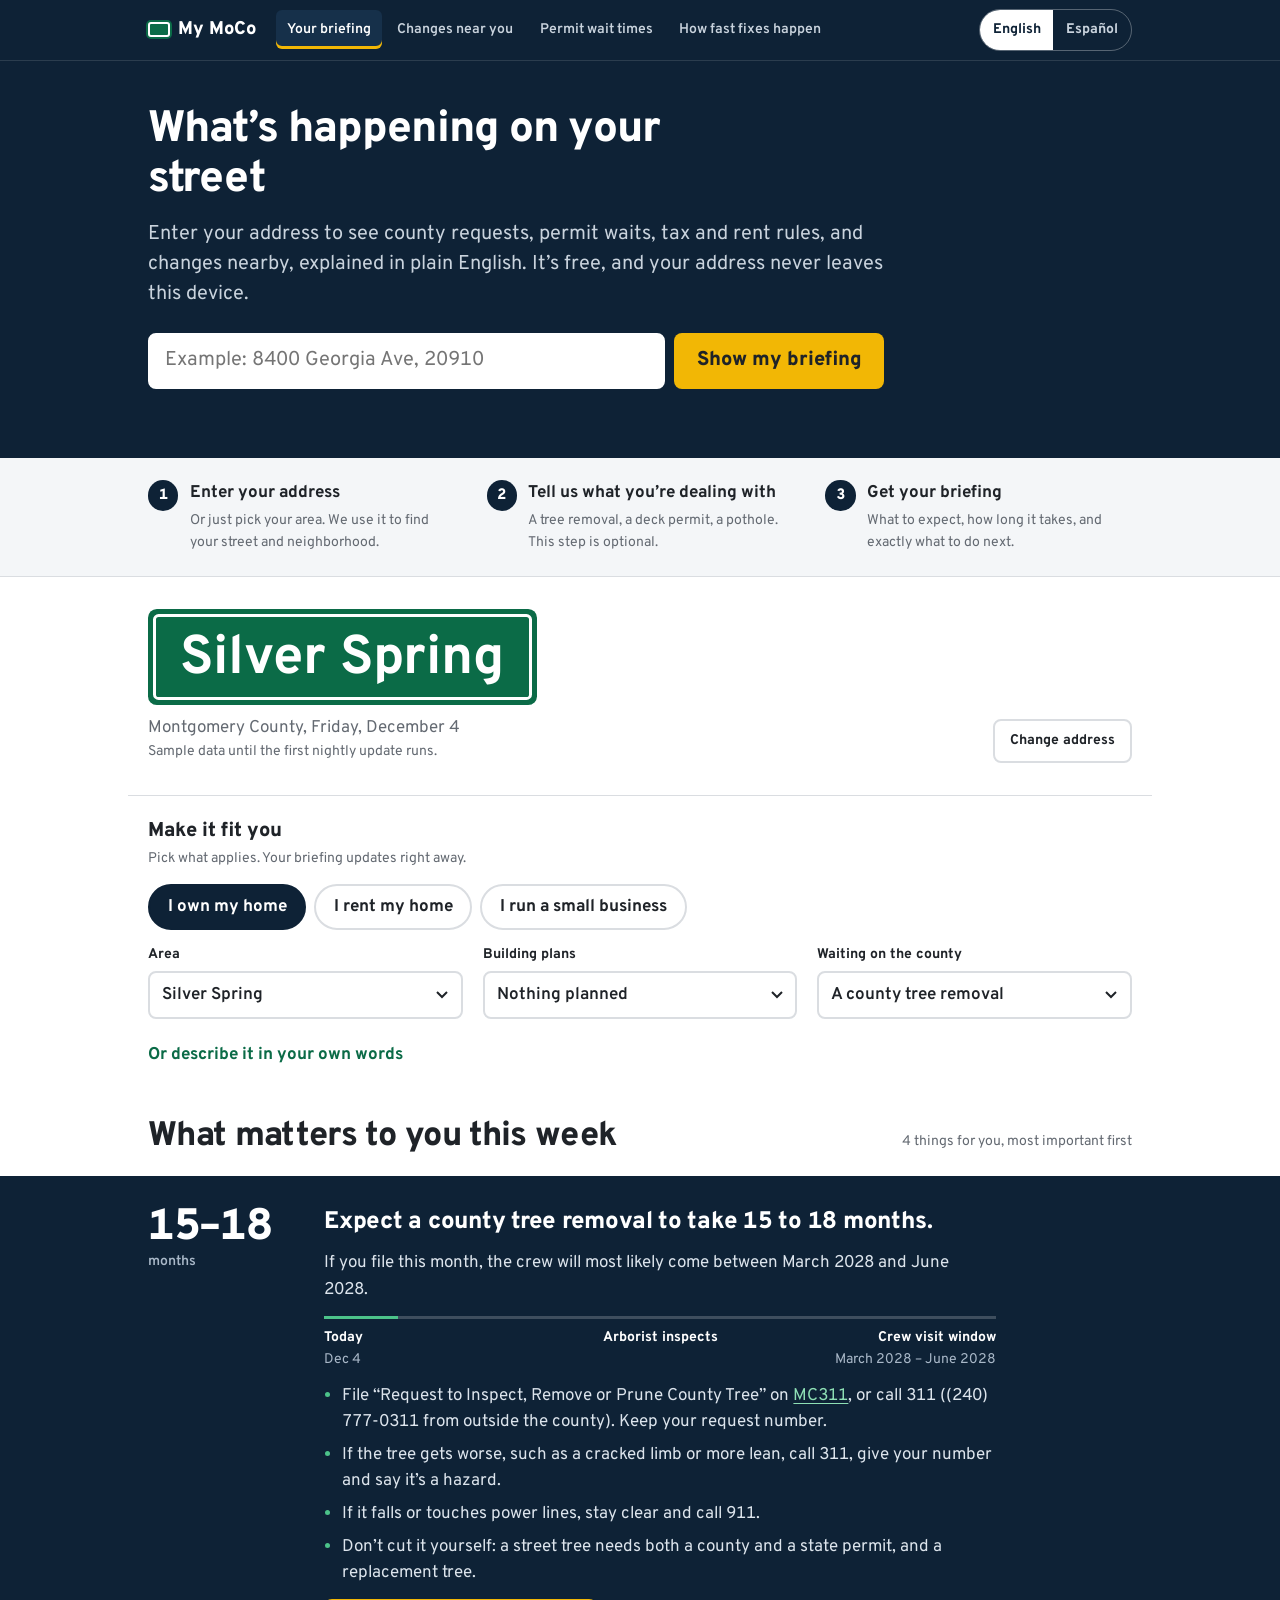
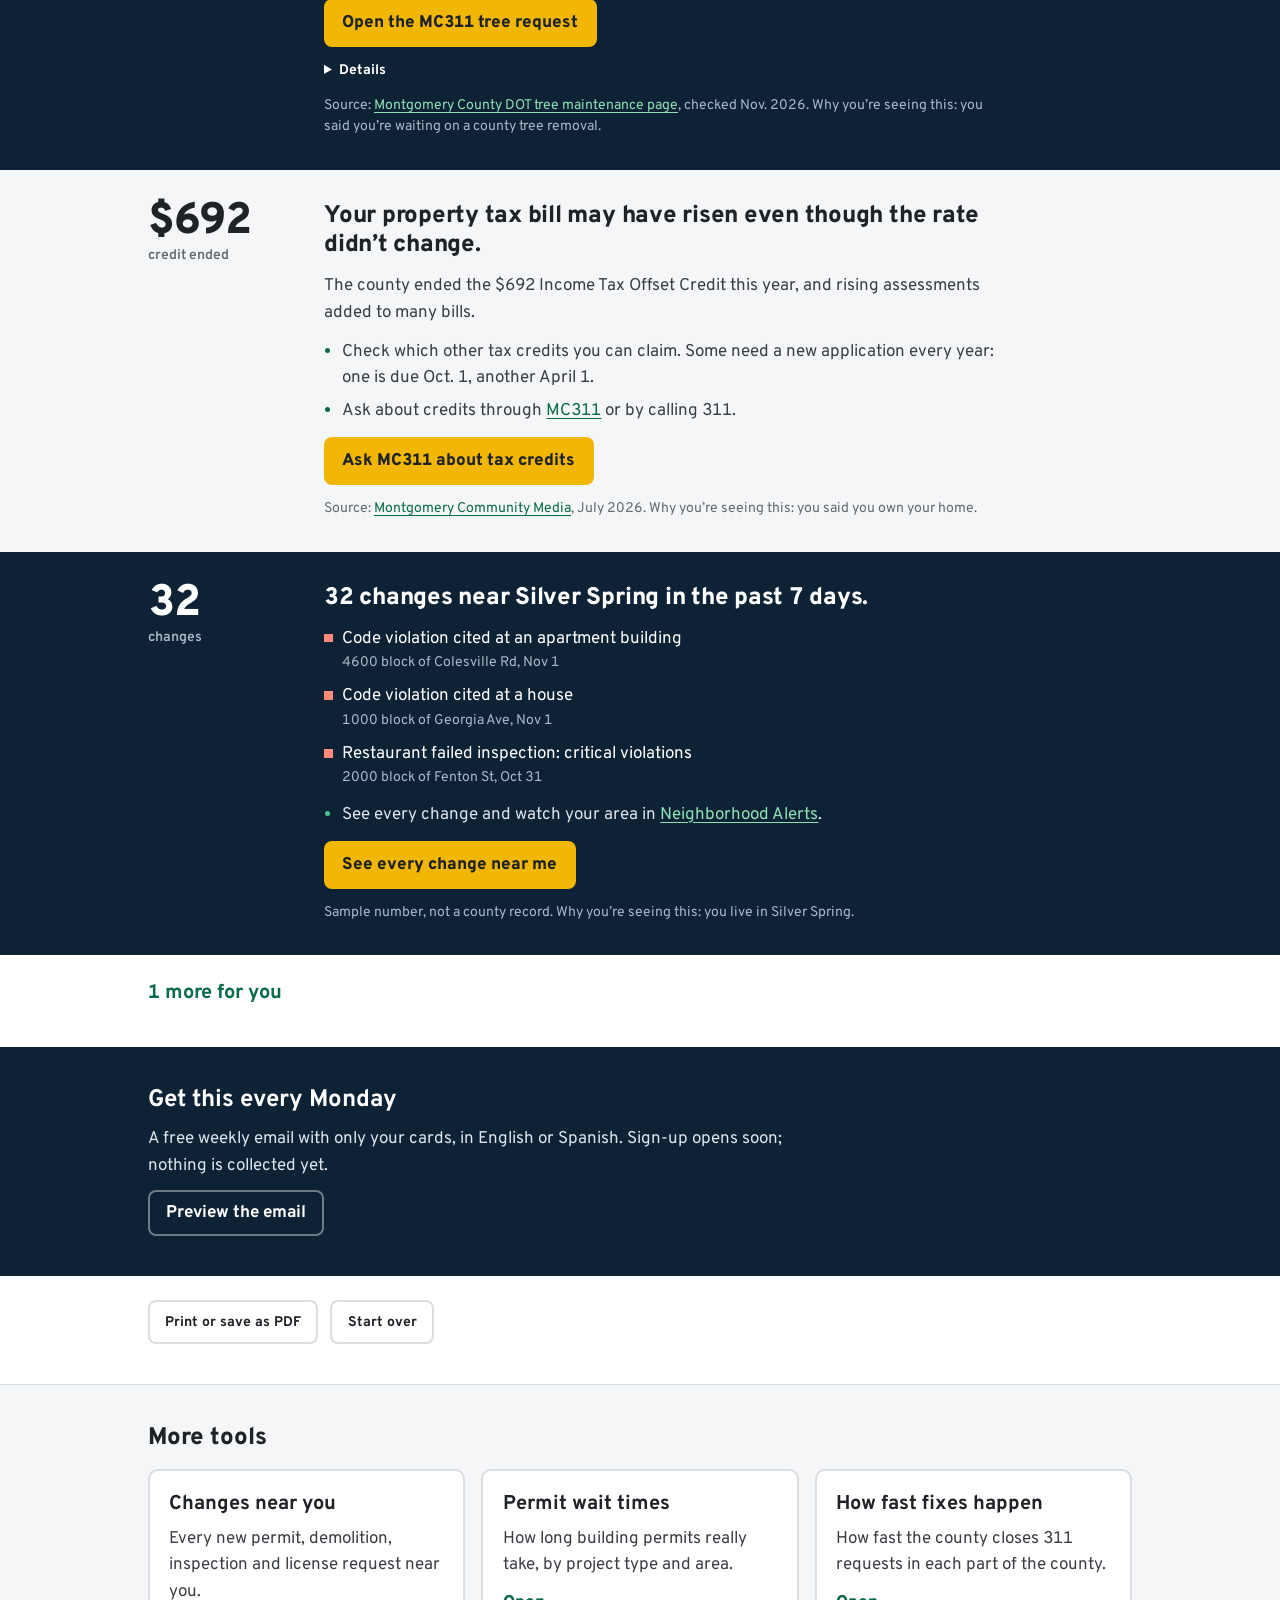
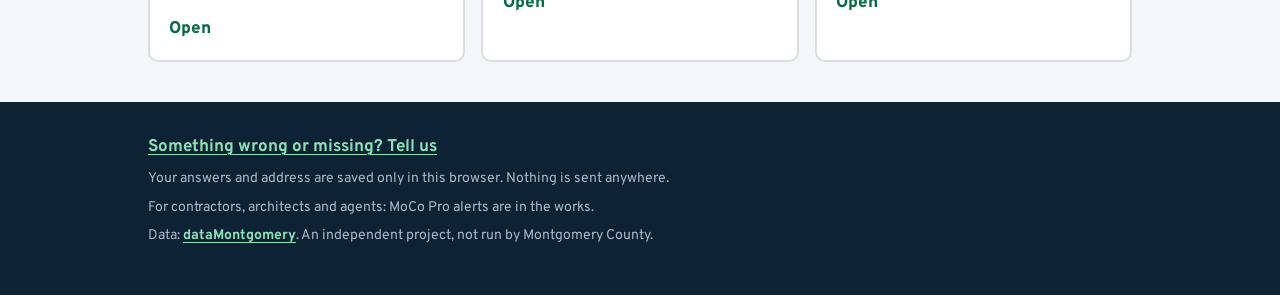
<file: index.html>
<!doctype html>
<html lang="en">
<head>
<meta charset="utf-8">
<meta name="viewport" content="width=device-width, initial-scale=1, viewport-fit=cover">
<title>My MoCo: what’s happening on your street in Montgomery County</title>
<meta name="description" content="Enter your Montgomery County, Maryland address to see county requests, permit waits, tax and rent rules, and changes nearby, explained in plain English.">
<link rel="preconnect" href="https://fonts.googleapis.com">
<link rel="preconnect" href="https://fonts.gstatic.com" crossorigin>
<link href="https://fonts.googleapis.com/css2?family=Overpass:wght@400;600;700;800&display=swap" rel="stylesheet">
<style>  :root {
    --paper: #FFFFFF; --ink: #1F2328; --body: #3B3F45; --muted: #646A72; --rule: #DADDE1; --field: #F4F6F8;
    --navy: #0E2236; --navy-2: #16304A; --sign: #0B6B47; --sign-ink: #FFFFFF; --link: #0B6B47; --stop: #B3121D; --caution: #F2B705; --cta: #F2B705; --cta-ink: #1F2328;
    --f: "Overpass", "Helvetica Neue", Arial, sans-serif;
    --t-sm: 0.875rem; --t-base: 1.0625rem; --t-md: 1.25rem; --t-lg: 1.5rem; --t-xl: 2.125rem; --t-xxl: 2.75rem;
    color-scheme: light; box-sizing: border-box; padding-bottom: env(safe-area-inset-bottom, 0px);
  }
  @media (prefers-color-scheme: dark) { :root:not([data-theme="light"]) {
    --paper: #13161A; --ink: #F1F3F5; --body: #D2D6DB; --muted: #9AA1A9; --rule: #2C3238; --field: #1C2127; --navy: #0B1A2A; --navy-2: #13263A; --link: #66CFA2; --stop: #FF6B6B; color-scheme: dark; } }
  *, *::before, *::after { box-sizing: border-box; }
  [hidden] { display: none !important; }
  html { scroll-padding-top: 4.5rem; overflow-x: clip; }
  body { margin: 0; background: var(--paper); color: var(--body); font-family: var(--f); font-size: var(--t-base); line-height: 1.55; font-feature-settings: "tnum" 1; overflow-x: clip; }
  p, h1, h2, h3, ul, ol { margin: 0; }
  h1, h2, h3 { color: var(--ink); line-height: 1.15; }
  a { color: var(--link); text-underline-offset: 3px; }
  button, select, input, textarea { font: inherit; }
  :focus-visible { outline: 3px solid var(--caution); outline-offset: 2px; }
  .wrap { max-width: 64rem; margin: 0 auto; padding: 0 1.25rem; }
  .sr-only { position: absolute; width: 1px; height: 1px; padding: 0; margin: -1px; overflow: hidden; clip: rect(0 0 0 0); white-space: nowrap; border: 0; }
  .skip { position: absolute; left: 1rem; top: -3rem; background: var(--caution); color: #000; padding: 0.5rem 0.75rem; z-index: 10; font-weight: 700; }
  .skip:focus { top: 0.5rem; }

  /* Top navigation: always visible, says where you are */
  .topnav { position: sticky; top: 0; z-index: 5; background: var(--navy); color: #fff; padding-top: env(safe-area-inset-top, 0px); border-bottom: 1px solid rgba(255,255,255,0.12); }
  .topnav-inner { max-width: 64rem; margin: 0 auto; padding: 0.55rem 1.25rem; display: flex; align-items: center; gap: 0.5rem 1.25rem; flex-wrap: wrap; }
  .brand { color: #fff; font-weight: 800; font-size: 1.15rem; text-decoration: none; display: inline-flex; align-items: center; gap: 0.5rem; }
  .brand-mark { width: 1.35rem; height: 0.95rem; background: var(--sign); border: 2px solid #fff; border-radius: 3px; box-shadow: 0 0 0 2px var(--sign); }
  .tabs { display: flex; gap: 0.25rem; flex-wrap: wrap; flex: 1; }
  .tabs a { color: #C9D3DD; text-decoration: none; font-size: var(--t-sm); font-weight: 600; padding: 0.55rem 0.7rem; border-radius: 6px; }
  .tabs a:hover { background: var(--navy-2); color: #fff; }
  .tabs a[aria-current="page"] { color: #fff; background: var(--navy-2); box-shadow: inset 0 -3px 0 var(--caution); }
  .lang { display: flex; border: 1px solid rgba(255,255,255,0.3); border-radius: 999px; overflow: hidden; }
  .lang button { background: none; border: 0; color: #C9D3DD; font-size: var(--t-sm); font-weight: 700; padding: 0.4rem 0.8rem; min-height: 40px; cursor: pointer; }
  .lang button[aria-pressed="true"] { background: #fff; color: var(--navy); }
  @media (max-width: 760px) { .tabs { order: 3; flex-basis: 100%; overflow-x: auto; flex-wrap: nowrap; } .tabs a { white-space: nowrap; } .lang { margin-left: auto; } }

  /* Hero: what this is, and the one thing to do */
  .hero { background: var(--navy); color: #DCE4EC; padding: 2.75rem 0 2.5rem; }
  .hero h1 { color: #fff; font-size: clamp(2rem, 6vw, var(--t-xxl)); font-weight: 800; letter-spacing: -0.02em; max-width: 22ch; }
  .hero-sub { margin-top: 0.8rem; font-size: var(--t-md); max-width: 46rem; color: #C9D3DD; line-height: 1.5; }
  .addr-form { margin-top: 1.5rem; display: flex; gap: 0.6rem; flex-wrap: wrap; max-width: 46rem; }
  .addr-form input { flex: 1 1 18rem; min-height: 56px; font-size: var(--t-md); color: #1F2328; background: #fff; border: 3px solid #fff; border-radius: 8px; padding: 0.6rem 0.9rem; }
  .addr-form input:focus { border-color: var(--caution); outline: none; }
  .btn-primary { min-height: 56px; padding: 0 1.4rem; background: var(--cta); color: var(--cta-ink); border: 0; border-radius: 8px; font-size: var(--t-md); font-weight: 800; cursor: pointer; }
  .btn-primary:hover { filter: brightness(1.05); }
  .addr-note { margin-top: 0.6rem; font-size: var(--t-sm); color: #C9D3DD; min-height: 1.4em; }
  .addr-status { font-weight: 700; color: #8EE0B5; }
  .addr-status.is-warn { color: #FFB4AA; }
  .draft { margin-top: 0.75rem; font-size: var(--t-sm); color: #fff; background: rgba(255,255,255,0.08); padding: 0.5rem 0.75rem; border-left: 3px solid var(--caution); max-width: 46rem; }

  /* How it works: for first-time visitors only */
  .how { background: var(--field); border-bottom: 1px solid var(--rule); }
  .how-steps { list-style: none; display: grid; grid-template-columns: repeat(auto-fit, minmax(min(100%, 15rem), 1fr)); gap: 1rem 2rem; padding-top: 1.4rem; padding-bottom: 1.4rem; counter-reset: step; }
  .how-steps li { display: grid; gap: 0.2rem; padding-left: 2.6rem; position: relative; counter-increment: step; font-size: var(--t-sm); color: var(--muted); }
  .how-steps li::before { content: counter(step); position: absolute; left: 0; top: 0; width: 1.9rem; height: 1.9rem; border-radius: 50%; background: var(--navy); color: #fff; font-weight: 800; display: grid; place-items: center; font-size: 0.95rem; }
  .how-steps strong { color: var(--ink); font-size: var(--t-base); }

  /* Briefing top: the street sign */
  main { padding-top: 2rem; }
  main:focus { outline: none; }
  .brief-top { display: flex; justify-content: space-between; align-items: flex-end; gap: 1rem; flex-wrap: wrap; }
  .sign { display: inline-flex; max-width: 100%; background: var(--sign); color: var(--sign-ink); border-radius: 0.55rem; padding: 5px; }
  .sign-inner { display: flex; border: 3px solid var(--sign-ink); border-radius: 0.35rem; min-width: 0; }
  .sign-name { font-weight: 700; font-size: clamp(1.9rem, 7vw, 3.4rem); line-height: 1; padding: 0.3em 0.45em 0.18em; white-space: nowrap; overflow: hidden; text-overflow: ellipsis; min-width: 0; }
  .sign-num { font-weight: 700; font-size: clamp(0.95rem, 2.6vw, 1.3rem); line-height: 1; padding: 0.45em 0.55em; border-left: 3px solid var(--sign-ink); display: flex; align-items: flex-end; }
  .place { margin-top: 0.6rem; color: var(--muted); }
  .updated { font-size: var(--t-sm); color: var(--muted); }
  .updated.is-stale { color: var(--stop); font-weight: 700; }
  .btn-ghost { background: none; border: 2px solid var(--rule); color: var(--ink); border-radius: 8px; padding: 0.5rem 0.95rem; min-height: 44px; font-weight: 700; font-size: var(--t-sm); cursor: pointer; }
  .btn-ghost:hover { border-color: var(--ink); }
  .btn-secondary { background: var(--navy); color: #fff; border: 0; border-radius: 8px; padding: 0.6rem 1.1rem; min-height: 48px; font-weight: 700; cursor: pointer; }

  /* Make it fit you: buttons and boxed fields that look clickable */
  .tailor { margin-top: 2rem; padding-top: 1.5rem; padding-bottom: 1.5rem; border-top: 1px solid var(--rule); display: grid; gap: 0.9rem; }
  .tailor h2 { font-size: var(--t-md); font-weight: 800; }
  .hint { font-size: var(--t-sm); color: var(--muted); margin-top: -0.6rem; }
  .choices { display: flex; flex-wrap: wrap; gap: 0.5rem; }
  .choice { background: #fff; color: var(--ink); border: 2px solid var(--rule); border-radius: 999px; padding: 0.5rem 1.1rem; min-height: 44px; font-weight: 700; cursor: pointer; }
  .choice:hover { border-color: var(--navy); }
  .choice[aria-pressed="true"] { background: var(--navy); border-color: var(--navy); color: #fff; }
  .fields { display: grid; gap: 0.9rem 1.25rem; grid-template-columns: repeat(auto-fit, minmax(min(100%, 14rem), 1fr)); }
  .field { display: grid; gap: 0.3rem; font-size: var(--t-sm); font-weight: 700; color: var(--ink); }
  .field select { width: 100%; min-height: 48px; font-size: var(--t-base); font-weight: 600; color: var(--ink); background-color: #fff; border: 2px solid var(--rule); border-radius: 8px; padding: 0.5rem 2.2rem 0.5rem 0.75rem; appearance: none; -webkit-appearance: none; cursor: pointer; text-overflow: ellipsis;
    background-image: url("data:image/svg+xml,%3Csvg xmlns='http://www.w3.org/2000/svg' width='12' height='8' viewBox='0 0 12 8'%3E%3Cpath d='M1 1l5 5 5-5' fill='none' stroke='%231F2328' stroke-width='2'/%3E%3C/svg%3E"); background-repeat: no-repeat; background-position: right 0.8rem center; }
  .field select:hover { border-color: var(--navy); }
  .ask > summary { cursor: pointer; color: var(--link); font-weight: 700; min-height: 44px; display: flex; align-items: center; }
  .ask-inner { display: grid; gap: 0.75rem; max-width: 42rem; padding-top: 0.25rem; }
  .ask textarea { width: 100%; min-height: 6rem; font-size: var(--t-base); color: var(--ink); background: #fff; border: 2px solid var(--rule); border-radius: 8px; padding: 0.7rem 0.8rem; resize: vertical; }
  .ask-row { display: flex; flex-wrap: wrap; gap: 0.75rem; align-items: center; }
  .ask-status, .privacy { font-size: var(--t-sm); color: var(--muted); }
  .understood { display: flex; flex-wrap: wrap; gap: 0.35rem 0.6rem; font-size: var(--t-sm); color: var(--muted); }
  .chip { color: var(--ink); border-bottom: 2px solid var(--caution); }

  /* The briefing: alternating bands, figure in the margin, one action per item */
  .brief-head { display: flex; justify-content: space-between; align-items: baseline; flex-wrap: wrap; gap: 0.5rem 1rem; padding-top: 1rem; padding-bottom: 1.25rem; }
  .brief-head h2 { font-size: var(--t-xl); font-weight: 800; letter-spacing: -0.02em; }
  .brief-head h2:focus { outline: none; }
  .brief-sum { color: var(--muted); font-size: var(--t-sm); }
  .cards { display: grid; }
  .item { display: grid; grid-template-columns: 9rem minmax(0, 1fr); gap: 0 2rem; padding: 2rem max(1.25rem, calc(50vw - 30.75rem)); }
  .cards > .item:nth-child(odd) { background: var(--navy); --ink: #FFFFFF; --body: #DCE4EC; --muted: #A9B8C8; --rule: rgba(255,255,255,0.2); --field: rgba(255,255,255,0.08); --link: #8EE0B5; --stop: #FF8A7A; --sign: #4CC38A; color: var(--body); }
  .cards > .item:nth-child(even) { background: var(--field); }
  .fig { display: grid; align-content: start; gap: 0.2rem; }
  .fig-num { font-size: var(--t-xxl); font-weight: 800; line-height: 0.95; letter-spacing: -0.03em; color: var(--ink); }
  .fig-unit { font-size: var(--t-sm); font-weight: 600; color: var(--muted); line-height: 1.3; }
  .item-body { display: grid; gap: 0.8rem; max-width: 42rem; min-width: 0; justify-items: start; }
  .answer { font-size: var(--t-lg); font-weight: 800; line-height: 1.22; letter-spacing: -0.01em; }
  .answer .num { color: inherit; }
  .todo { padding-left: 1.15rem; display: grid; gap: 0.4rem; }
  .todo li::marker { color: var(--sign); }
  .btn-cta { display: inline-flex; align-items: center; min-height: 48px; padding: 0.55rem 1.15rem; background: var(--cta); color: var(--cta-ink); border-radius: 8px; font-weight: 800; text-decoration: none; }
  .btn-cta:hover { filter: brightness(1.05); }
  .item details { font-size: var(--t-sm); color: var(--muted); }
  details > summary { cursor: pointer; font-weight: 700; color: var(--ink); }
  .item details p { margin-top: 0.4rem; }
  .meta { font-size: var(--t-sm); color: var(--muted); }
  .timeline { list-style: none; padding: 0; display: grid; grid-template-columns: repeat(3, minmax(0, 1fr)); border-top: 3px solid var(--rule); font-size: var(--t-sm); width: 100%; }
  .timeline li { padding-top: 0.5rem; position: relative; display: grid; }
  .timeline li:nth-child(2) { text-align: center; } .timeline li:last-child { text-align: right; }
  .timeline li.is-now::before { content: ""; position: absolute; top: -3px; left: 0; width: 33%; height: 3px; background: var(--sign); }
  .tl-dot { display: none; }
  .timeline strong { color: var(--ink); } .timeline small { color: var(--muted); font-size: var(--t-sm); }
  .range, .compare { display: grid; gap: 0.4rem; width: 100%; max-width: 30rem; }
  .range-track { position: relative; height: 0.5rem; background: var(--rule); }
  .range-span { position: absolute; top: 0; bottom: 0; background: var(--sign); opacity: 0.45; }
  .range-dot { position: absolute; top: 50%; width: 0.9rem; height: 0.9rem; background: var(--sign); transform: translate(-50%, -50%) rotate(45deg); }
  .range-labels { display: flex; justify-content: space-between; gap: 0.5rem; font-size: var(--t-sm); color: var(--muted); }
  .compare-row { display: grid; grid-template-columns: minmax(5.5rem, 8rem) 1fr auto; align-items: center; gap: 0.75rem; font-size: var(--t-sm); }
  .compare-bar { height: 0.55rem; background: var(--sign); }
  .compare-row.is-county .compare-bar { background: var(--muted); opacity: 0.5; }
  .compare-row span:last-child { font-weight: 700; color: var(--ink); }
  .items { list-style: none; padding: 0; display: grid; gap: 0.6rem; }
  .items li { padding-left: 1.1rem; position: relative; color: var(--ink); }
  .items li::before { content: ""; position: absolute; left: 0; top: 0.5rem; width: 0.55rem; height: 0.55rem; background: var(--muted); }
  .items li.is-bad::before { background: var(--stop); }
  .items small { display: block; color: var(--muted); font-size: var(--t-sm); }
  .verdicts { list-style: none; padding: 0; display: grid; gap: 0.7rem; }
  .verdicts li { display: grid; grid-template-columns: 8rem 1fr; gap: 0.75rem; }
  .verdict { font-size: var(--t-sm); font-weight: 800; } .verdict.is-yes { color: var(--stop); } .verdict.is-no { color: var(--link); }
  .verdicts strong { display: block; color: var(--ink); } .verdicts small { display: block; color: var(--muted); font-size: var(--t-sm); }
  .more-box { padding: 1rem 0; }
  .more-box > summary { color: var(--link); min-height: 44px; display: flex; align-items: center; font-size: var(--t-md); }
  #email-card { background: var(--navy); color: #DCE4EC; padding: 2.5rem max(1.25rem, calc(50vw - 30.75rem)); display: grid; gap: 0.7rem; margin-top: 1rem; }
  #email-card > * { max-width: 42rem; }
  #email-card h2 { color: #fff; font-size: var(--t-lg); }
  #email-card .link-btn { justify-self: start; background: none; border: 2px solid rgba(255,255,255,0.4); color: #fff; border-radius: 8px; padding: 0.5rem 1rem; min-height: 44px; font-weight: 700; cursor: pointer; }
  .email-preview { border-left: 3px solid #4CC38A; padding-left: 1rem; display: grid; gap: 0.4rem; }
  .email-subject { font-weight: 800; color: #fff; } .email-lines { padding-left: 1.1rem; display: grid; gap: 0.3rem; }
  .tools-row { display: flex; gap: 0.75rem; flex-wrap: wrap; padding-top: 1.5rem; padding-bottom: 2.5rem; }

  /* More tools */
  .tools { background: var(--field); border-top: 1px solid var(--rule); padding: 2.5rem 0; }
  .tools h2 { font-size: var(--t-lg); font-weight: 800; margin-bottom: 1rem; }
  .tool-grid { display: grid; gap: 1rem; grid-template-columns: repeat(auto-fit, minmax(min(100%, 17rem), 1fr)); }
  .tool { display: grid; gap: 0.4rem; align-content: start; background: #fff; border: 2px solid var(--rule); border-radius: 10px; padding: 1.1rem 1.2rem; text-decoration: none; color: var(--body); }
  .tool:hover { border-color: var(--navy); }
  .tool strong { color: var(--ink); font-size: var(--t-md); }
  .tool em { font-style: normal; font-weight: 800; color: var(--link); margin-top: 0.3rem; }
  @media (prefers-color-scheme: dark) { .tool, .choice, .field select, .ask textarea { background-color: var(--field); } }
  .footer { background: var(--navy); color: #A9B8C8; font-size: var(--t-sm); padding: 2rem 0 3rem; }
  .footer .wrap { display: grid; gap: 0.45rem; }
  .footer a { color: #8EE0B5; font-weight: 700; }
  .footer p:first-child a { font-size: var(--t-base); }

  @media (max-width: 719px) {
    .item { grid-template-columns: minmax(0, 1fr); gap: 0.6rem; padding-top: 1.6rem; padding-bottom: 1.6rem; }
    .fig { display: flex; align-items: baseline; gap: 0.5rem; } .fig-num { font-size: var(--t-xl); }
    .verdicts li { grid-template-columns: 1fr; gap: 0.1rem; }
    .btn-primary { flex: 1 1 100%; }
  }
  @media print { .topnav, .hero, .how, .tailor, .tools-row, #email-card, .tools, .footer { display: none !important; } .item { break-inside: avoid; } }
</style>
</head>
<body>
<a class="skip" href="#briefing">Skip to your briefing</a>
<nav class="topnav" aria-label="My MoCo">
  <div class="topnav-inner">
    <a class="brand" href="index.html"><span class="brand-mark" aria-hidden="true"></span>My MoCo</a>
    <div class="tabs">
      <a href="index.html" aria-current="page" data-i18n="nav_brief">Your briefing</a>
      <a href="alerts.html" data-i18n="nav_alerts">Changes near you</a>
      <a href="permit-clock.html" data-i18n="nav_permits">Permit wait times</a>
      <a href="fairness-check.html" data-i18n="nav_fix">How fast fixes happen</a>
    </div>
    <div class="lang" role="group" aria-label="Language / Idioma">
      <button type="button" data-lang="en" lang="en">English</button>
      <button type="button" data-lang="es" lang="es">Español</button>
    </div>
  </div>
</nav>

<header class="hero">
  <div class="wrap">
    <h1 data-i18n="hero_title">What’s happening on your street</h1>
    <p class="hero-sub" data-i18n="hero_sub">Enter your address to see county requests, permit waits, tax and rent rules, and changes nearby, explained in plain English. It’s free, and your address never leaves this device.</p>
    <form class="addr-form" id="addr-form" role="search">
      <label class="sr-only" for="q-address" data-i18n="f_address">Your address</label>
      <input id="q-address" type="text" autocomplete="street-address" spellcheck="false" placeholder="Example: 8400 Georgia Ave, 20910">
      <button class="btn-primary" type="submit" data-i18n="addr_go">Show my briefing</button>
    </form>
    <p class="addr-note"><span class="addr-status" id="addr-status" role="status"></span></p>
    <p class="draft" id="draft" lang="es" hidden>Traducción preliminar: todavía no la ha revisado un hablante nativo.</p>
  </div>
</header>

<section class="how" id="how" aria-label="How it works">
  <ol class="wrap how-steps">
    <li><strong data-i18n="how1_t">Enter your address</strong><span data-i18n="how1_d">Or just pick your area. We use it to find your street and neighborhood.</span></li>
    <li><strong data-i18n="how2_t">Tell us what you’re dealing with</strong><span data-i18n="how2_d">A tree removal, a deck permit, a pothole. This step is optional.</span></li>
    <li><strong data-i18n="how3_t">Get your briefing</strong><span data-i18n="how3_d">What to expect, how long it takes, and exactly what to do next.</span></li>
  </ol>
</section>

<main id="briefing" tabindex="-1">
  <div class="wrap brief-top">
    <div>
      <h2 class="sign-wrap"><span class="sign"><span class="sign-inner"><span class="sign-name" id="sign-name">Montgomery County</span><span class="sign-num" id="sign-num" hidden></span></span></span></h2>
      <p class="place" id="place"></p>
      <p class="updated" id="updated"></p>
    </div>
    <button class="btn-ghost" id="top-link" type="button" data-i18n="top_link">Change address</button>
  </div>

  <section class="wrap tailor" id="situation" aria-labelledby="sit-title">
    <h2 id="sit-title" data-i18n="tailor_title">Make it fit you</h2>
    <p class="hint" data-i18n="tailor_hint">Pick what applies. Your briefing updates right away.</p>
    <div class="choices" id="role-btns" role="group" aria-label="Who you are"></div>
    <select id="q-role" class="sr-only" tabindex="-1" aria-hidden="true"></select>
    <div class="fields">
      <label class="field"><span data-i18n="f_area">Area</span><select id="q-area"></select></label>
      <label class="field"><span data-i18n="f_project">Building plans</span><select id="q-project"></select></label>
      <label class="field"><span data-i18n="f_wait">Waiting on the county</span><select id="q-wait"></select></label>
    </div>
    <details class="ask">
      <summary data-i18n="ask_summary">Or describe it in your own words</summary>
      <div class="ask-inner">
        <label id="ask-label" for="ask-text" class="sr-only" data-i18n="ask_label">Describe your situation</label>
        <textarea id="ask-text" rows="4"></textarea>
        <div class="ask-row">
          <button class="btn-secondary" id="ask-go" type="button" data-i18n="ask_go">Show what applies to me</button>
          <button class="btn-ghost" id="ask-clear" type="button" data-i18n="ask_clear" hidden>Clear</button>
        </div>
        <span class="ask-status" id="ask-status" role="status"></span>
        <div class="understood" id="understood" hidden></div>
        <p class="privacy" data-i18n="privacy"></p>
      </div>
    </details>
  </section>

  <div class="wrap brief-head"><h2 id="brief-title" tabindex="-1" data-i18n="week_title">What matters to you this week</h2><span class="brief-sum" id="brief-sum"></span></div>
  <div class="cards" id="cards"></div>
  <div class="wrap"><details class="more-box" id="more-box" hidden><summary id="more-sum"></summary><div class="cards" id="more-cards"></div></details></div>
  <section id="email-card" aria-live="polite"></section>
  <div class="wrap tools-row"><button class="btn-ghost" id="print" type="button" data-i18n="print">Print or save as PDF</button><button class="btn-ghost" id="reset" type="button" data-i18n="reset">Start over</button></div>
</main>
<p class="sr-only" id="live" role="status" aria-live="polite"></p>

<section class="tools" aria-labelledby="tools-title">
  <div class="wrap">
    <h2 id="tools-title" data-i18n="tools_title">More tools</h2>
    <div class="tool-grid">
      <a class="tool" href="alerts.html"><strong data-i18n="nav_alerts">Changes near you</strong><span data-i18n="tool_alerts_d">Every new permit, demolition, inspection and license request near you.</span><em data-i18n="tool_open">Open</em></a>
      <a class="tool" href="permit-clock.html"><strong data-i18n="nav_permits">Permit wait times</strong><span data-i18n="tool_permits_d">How long building permits really take, by project type and area.</span><em data-i18n="tool_open">Open</em></a>
      <a class="tool" href="fairness-check.html"><strong data-i18n="nav_fix">How fast fixes happen</strong><span data-i18n="tool_fix_d">How fast the county closes 311 requests in each part of the county.</span><em data-i18n="tool_open">Open</em></a>
    </div>
  </div>
</section>

<footer class="footer">
  <div class="wrap">
    <p><a href="https://github.com/jparkelee/mymoco/issues/new" target="_blank" rel="noopener" data-i18n="feedback_link">Something wrong or missing? Tell us</a></p>
    <p data-i18n="saved_note">Your answers are saved only in this browser.</p>
    <p data-i18n="pro_line"></p>
    <p>Data: <a href="https://data.montgomerycountymd.gov" target="_blank" rel="noopener">dataMontgomery</a>. An independent project, not run by Montgomery County.</p>
  </div>
</footer>
<script>
  fetch('mymoco_data.json', { cache: 'no-store' })
    .then((r) => { if (!r.ok) throw new Error(r.status); return r.json(); })
    .then((d) => { window.DATA = d; const s = document.createElement('script'); s.src = 'app.js'; document.body.appendChild(s); })
    .catch(() => { document.getElementById('cards').innerHTML = '<p class="wrap" style="padding:1.5rem 1.25rem;color:#B3121D;font-weight:700">Today’s data didn’t load. Refresh the page, or try again in a few minutes.</p>'; });
</script>
</body>
</html>
</file>
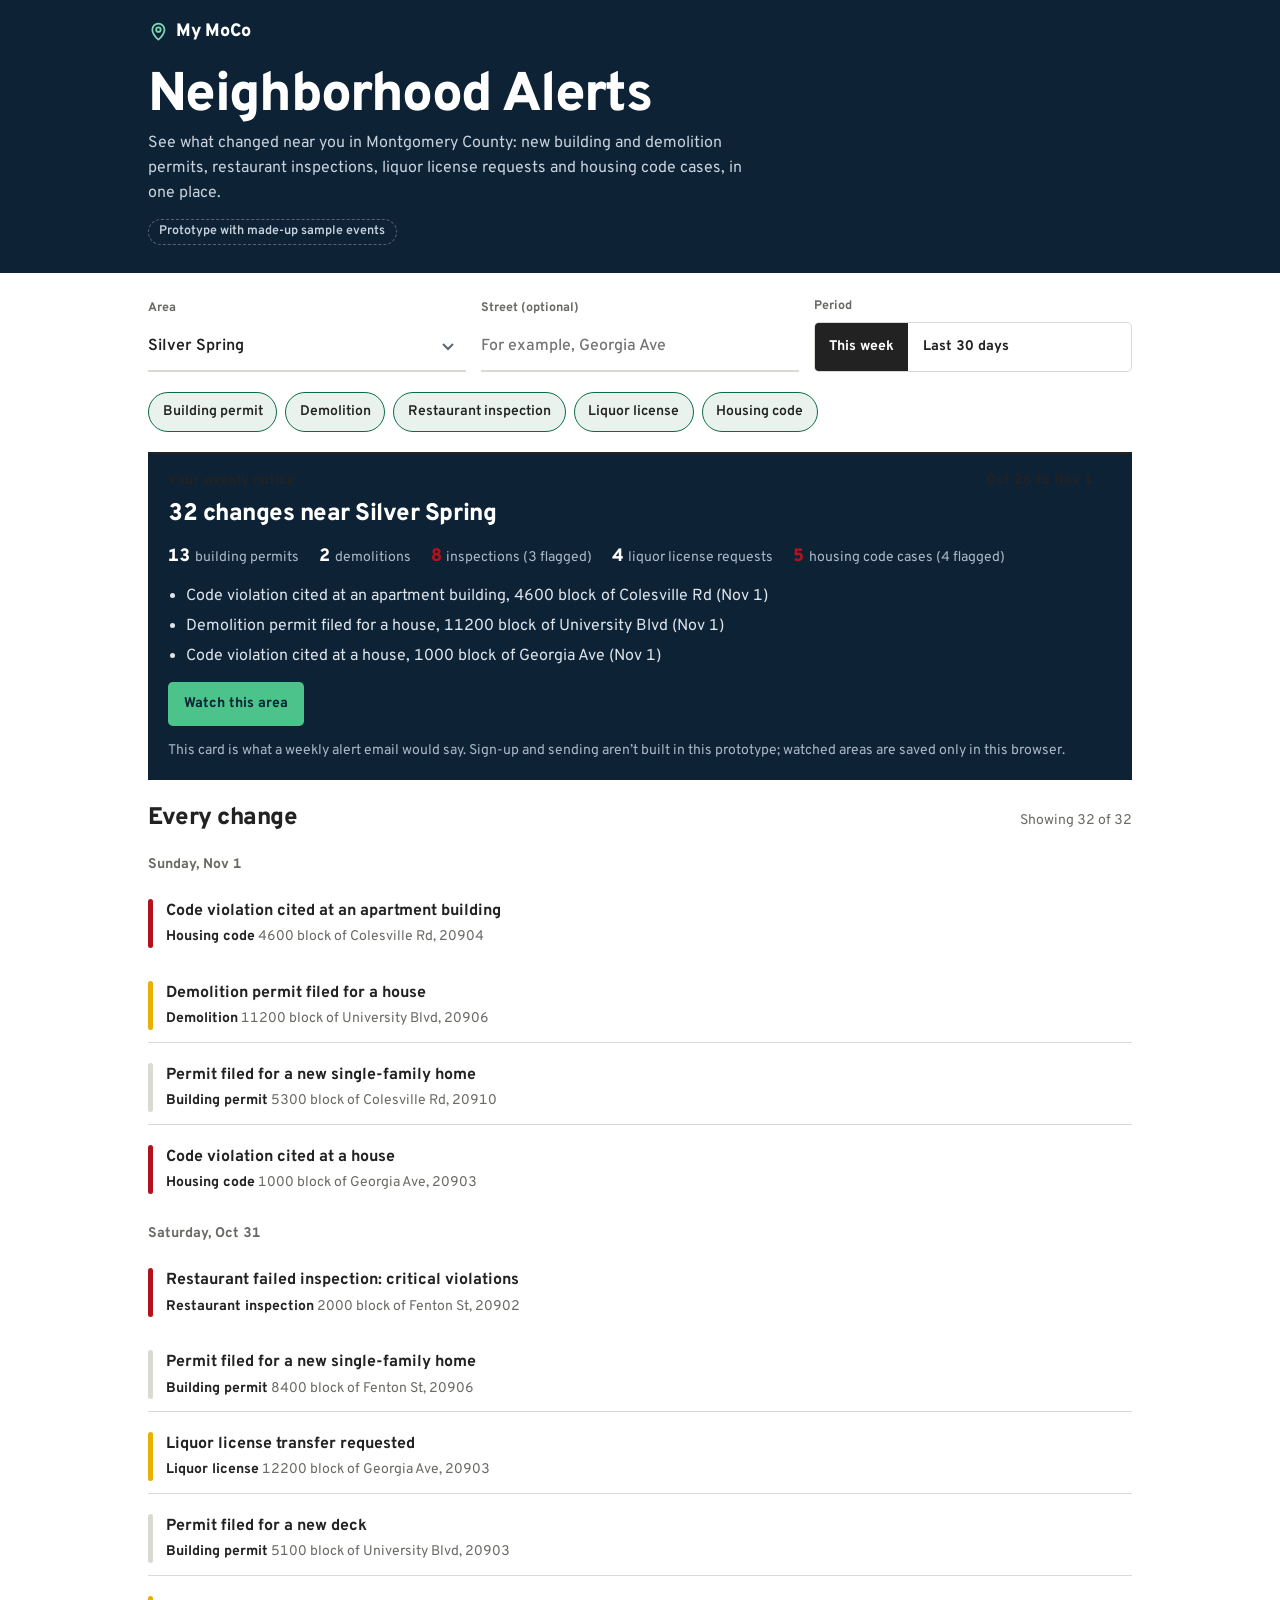
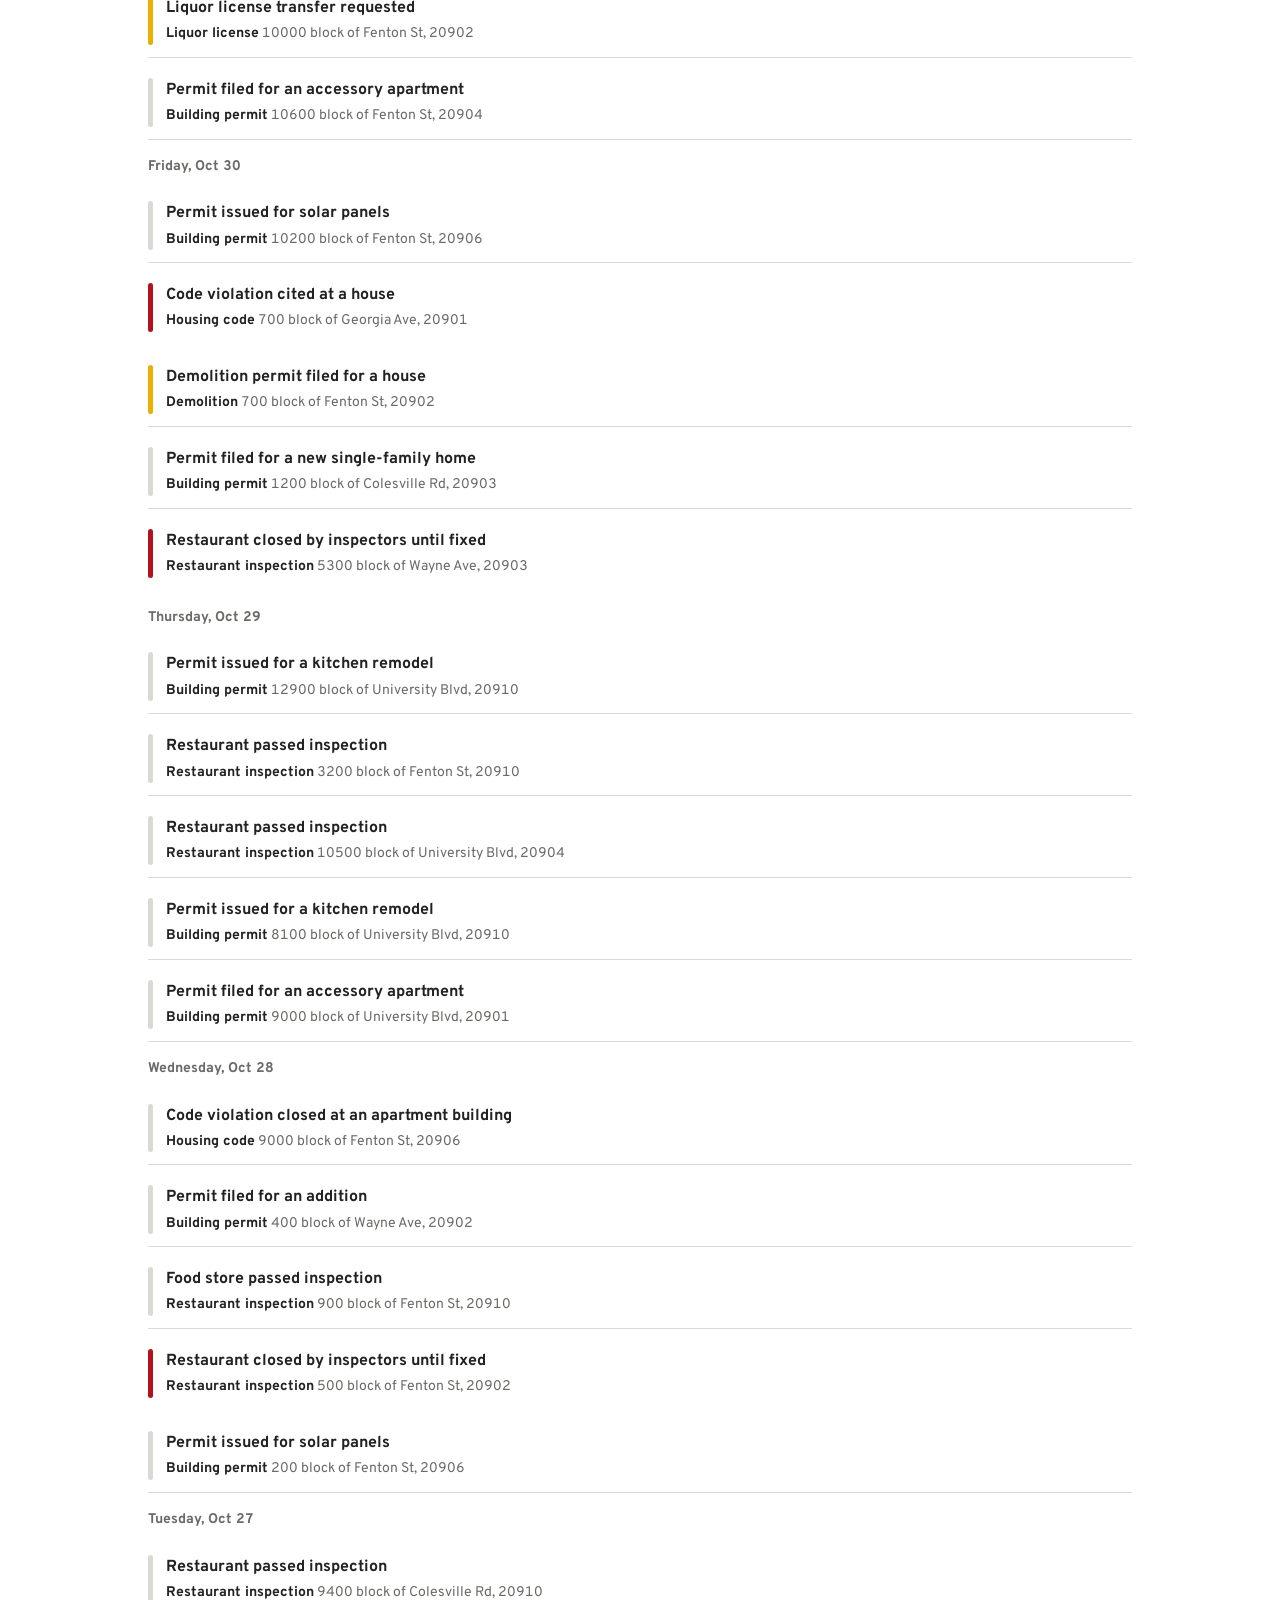
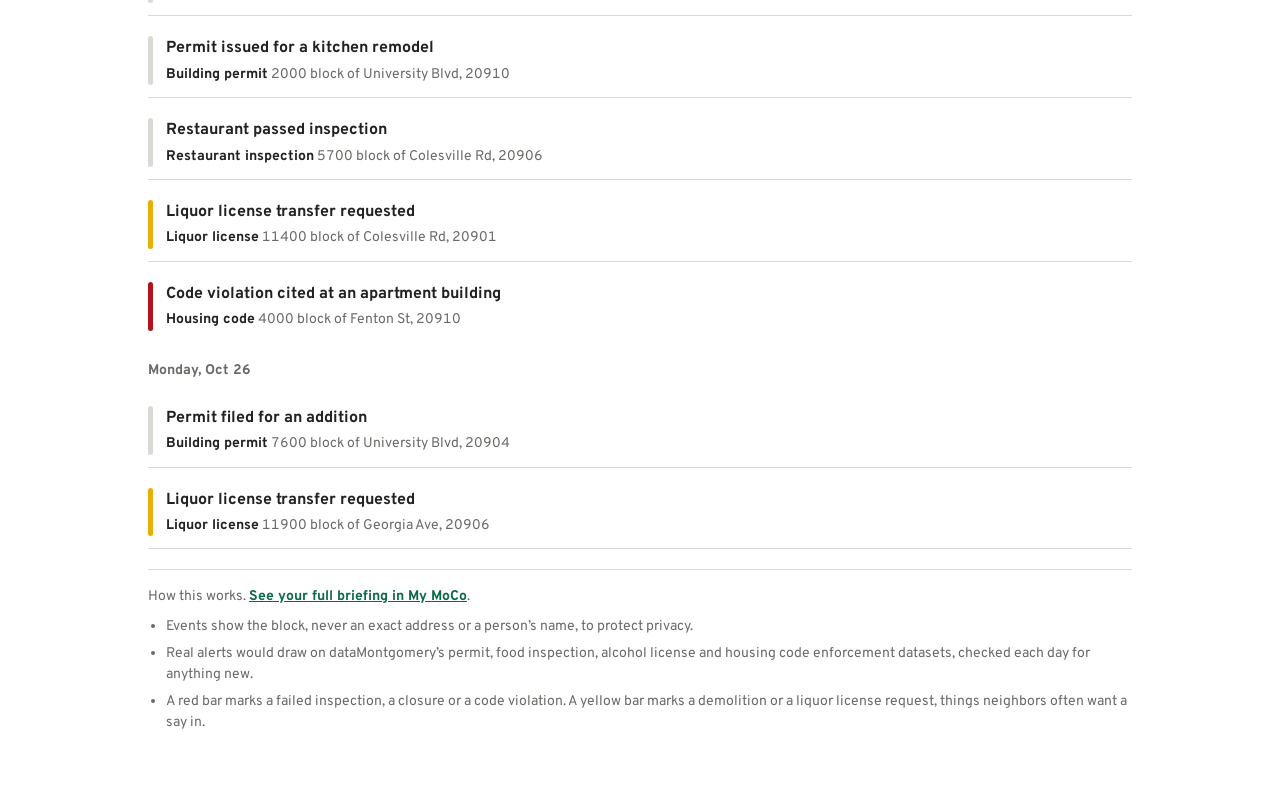
<file: alerts.html>
<!doctype html>
<html lang="en">
<head>
<meta charset="utf-8">
<meta name="viewport" content="width=device-width, initial-scale=1, viewport-fit=cover">
<title>Neighborhood Alerts · Montgomery County</title>
<link rel="preconnect" href="https://fonts.googleapis.com">
<link rel="preconnect" href="https://fonts.gstatic.com" crossorigin>
<link href="https://fonts.googleapis.com/css2?family=Overpass:wght@400;600;700;800&display=swap" rel="stylesheet">
<style>
  :root {
    --bg: #F3F5F7; --panel: #FFFFFF; --ink: #0E2236; --muted: #586675; --line: #DCE3E9; --track: #E7ECF0;
    --accent: #0F766E; --accent-soft: #E1F1EE; --bad: #B42318; --bad-soft: #FDECEA;
    --k: #C0410C; --ks: #FCEAE0; --notice: #985A00; --notice-soft: #FBF0DC;
    --mast: #0E2236; --mast-ink: #F4F7FA; --mast-muted: #A9B8C8;
    --sans: "Public Sans", system-ui, -apple-system, "Segoe UI", Roboto, sans-serif;
    --fs-xs: 0.78rem; --fs-sm: 0.875rem; --fs-md: 1rem; --fs-lg: 1.125rem; --fs-xl: clamp(1.25rem, 3vw, 1.5rem); --fs-hero: clamp(2.2rem, 7vw, 3.4rem);
    --radius: 0.9rem; --radius-sm: 0.6rem;
    color-scheme: light; box-sizing: border-box; padding-top: env(safe-area-inset-top, 0px); padding-bottom: env(safe-area-inset-bottom, 0px);
  }
  @media (prefers-color-scheme: dark) { :root:not([data-theme="light"]) {
    --bg: #0B131C; --panel: #131D29; --ink: #E7EDF3; --muted: #9AA8B6; --line: #253344; --track: #223040;
    --accent: #5EC9B8; --accent-soft: #12302C; --bad: #FF8A7A; --bad-soft: #3A1D1D; --k: #FF9C6B; --ks: #3A2013; --notice: #F1B35B; --notice-soft: #33260F;
    --mast: #070E16; --mast-ink: #EEF3F8; --mast-muted: #93A4B6; color-scheme: dark; } }
  :root[data-theme="dark"] {
    --bg: #0B131C; --panel: #131D29; --ink: #E7EDF3; --muted: #9AA8B6; --line: #253344; --track: #223040;
    --accent: #5EC9B8; --accent-soft: #12302C; --bad: #FF8A7A; --bad-soft: #3A1D1D; --k: #FF9C6B; --ks: #3A2013; --notice: #F1B35B; --notice-soft: #33260F;
    --mast: #070E16; --mast-ink: #EEF3F8; --mast-muted: #93A4B6; color-scheme: dark; }
  *, *::before, *::after { box-sizing: border-box; }
  [hidden] { display: none !important; }
  html { scroll-padding-top: env(safe-area-inset-top, 0px); }
  body { margin: 0; background: var(--bg); color: var(--ink); font-family: var(--sans); font-size: var(--fs-md); line-height: 1.55; }
  p, h1, h2, h3, ul { margin: 0; }
  button, select, input { font: inherit; }
  :focus-visible { outline: 3px solid var(--accent); outline-offset: 3px; border-radius: 6px; }
  .masthead { background-color: var(--mast); color: var(--mast-ink);
    background-image: linear-gradient(rgba(255,255,255,0.045) 1px, transparent 1px), linear-gradient(90deg, rgba(255,255,255,0.045) 1px, transparent 1px), linear-gradient(28deg, transparent 49.6%, rgba(255,255,255,0.07) 49.8%, rgba(255,255,255,0.07) 50.2%, transparent 50.4%);
    background-size: 46px 46px, 46px 46px, 520px 520px; }
  .mast-inner { max-width: 64rem; margin: 0 auto; padding: 1.1rem 1.25rem 1.8rem; display: grid; gap: 0.4rem; }
  .brand { display: inline-flex; align-items: center; gap: 0.45rem; font-weight: 800; font-size: var(--fs-lg); letter-spacing: -0.01em; margin-bottom: 1.1rem; }
  .brand svg { width: 1.3rem; height: 1.3rem; fill: none; stroke: #5EC9B8; stroke-width: 2; stroke-linecap: round; stroke-linejoin: round; }
  .masthead h1 { font-size: var(--fs-hero); font-weight: 800; letter-spacing: -0.03em; line-height: 1.02; }
  .lede { color: var(--mast-muted); max-width: 60ch; }
  .sample { display: inline-flex; align-items: center; gap: 0.5rem; margin-top: 0.4rem; font-size: var(--fs-xs); font-weight: 600; color: var(--mast-muted); border: 1px dashed rgba(255,255,255,0.3); border-radius: 999px; padding: 0.15rem 0.65rem; justify-self: start; }
  .wrap { max-width: 64rem; margin: 0 auto; padding: 1.5rem 1.25rem 4rem; display: grid; gap: 1.25rem; }
  .controls { display: grid; gap: 0.9rem; grid-template-columns: repeat(auto-fit, minmax(min(100%, 14rem), 1fr)); align-items: end; background: var(--panel); border: 1px solid var(--line); border-radius: var(--radius); padding: 1.1rem; }
  label.field, .field { display: grid; gap: 0.3rem; font-size: var(--fs-xs); font-weight: 700; color: var(--muted); }
  select, input[type="search"] { font-size: var(--fs-md); font-weight: 600; color: var(--ink); background: var(--bg); border: 1px solid var(--line); border-radius: var(--radius-sm); padding: 0.55rem 0.75rem; min-height: 48px; width: 100%; }
  select { appearance: none; -webkit-appearance: none; padding-right: 2.2rem; cursor: pointer; background-image: url("data:image/svg+xml,%3Csvg xmlns='http://www.w3.org/2000/svg' width='12' height='8' viewBox='0 0 12 8'%3E%3Cpath d='M1 1l5 5 5-5' fill='none' stroke='%23586675' stroke-width='2'/%3E%3C/svg%3E"); background-repeat: no-repeat; background-position: right 0.8rem center; }
  select:hover, input[type="search"]:hover { border-color: var(--accent); }
  input[type="search"] { font-weight: 500; }
  .seg { display: inline-flex; border: 1px solid var(--line); border-radius: var(--radius-sm); overflow: hidden; background: var(--bg); }
  .seg button { font-size: var(--fs-sm); font-weight: 700; border: 0; background: transparent; color: var(--ink); padding: 0.55rem 0.9rem; min-height: 48px; cursor: pointer; }
  .seg button[aria-pressed="true"] { background: var(--ink); color: var(--panel); }
  .types { display: flex; flex-wrap: wrap; gap: 0.5rem; }
  .types button { font-size: var(--fs-sm); font-weight: 600; border: 1px solid var(--line); background: var(--panel); color: var(--muted); border-radius: 999px; padding: 0.35rem 0.85rem; min-height: 40px; cursor: pointer; }
  .types button[aria-pressed="true"] { background: var(--ks); color: var(--ink); border-color: var(--k); }
  .notice { position: relative; background: var(--panel); border: 1px solid var(--line); border-radius: var(--radius); overflow: hidden; }
  .notice::before { content: ""; position: absolute; inset: 0 0 auto 0; height: 4px; background: var(--k); }
  .notice-band { display: flex; justify-content: space-between; gap: 1rem; flex-wrap: wrap; padding: 1rem 1.2rem 0; font-size: var(--fs-sm); font-weight: 700; color: var(--k); }
  .notice-body { padding: 0.5rem 1.2rem 1.2rem; display: grid; gap: 0.85rem; }
  .notice-head { font-size: var(--fs-xl); font-weight: 800; line-height: 1.25; letter-spacing: -0.02em; }
  .counts { display: flex; flex-wrap: wrap; gap: 0.5rem 1.25rem; padding: 0; list-style: none; }
  .counts li { font-size: var(--fs-sm); color: var(--muted); }
  .counts strong { color: var(--ink); font-size: var(--fs-lg); font-weight: 800; margin-right: 0.3rem; font-variant-numeric: tabular-nums; }
  .counts .is-bad strong { color: var(--bad); }
  .highlights { padding-left: 1.1rem; display: grid; gap: 0.3rem; }
  .watch-row { display: flex; flex-wrap: wrap; align-items: center; gap: 0.75rem; }
  .btn { font-size: var(--fs-sm); font-weight: 700; border: 0; background: var(--accent); color: var(--panel); border-radius: var(--radius-sm); padding: 0.6rem 1rem; min-height: 44px; cursor: pointer; }
  .btn[aria-pressed="true"] { background: var(--accent-soft); color: var(--ink); box-shadow: inset 0 0 0 1.5px var(--accent); }
  .watching, .preview-note { font-size: var(--fs-sm); color: var(--muted); }
  .feed-head { display: flex; justify-content: space-between; align-items: baseline; gap: 1rem; flex-wrap: wrap; }
  .feed-head h2 { font-size: var(--fs-xl); font-weight: 800; letter-spacing: -0.02em; }
  .feed-count { color: var(--muted); font-size: var(--fs-sm); }
  .day { display: grid; gap: 0.5rem; }
  .day h3 { margin: 1rem 0 0.25rem; font-size: var(--fs-sm); font-weight: 700; color: var(--muted); }
  .item { display: grid; grid-template-columns: 0.3rem 1fr; gap: 0.85rem; background: var(--panel); border: 1px solid var(--line); border-radius: var(--radius-sm); padding: 0.75rem 0.9rem 0.75rem 0.75rem; }
  .item .bar { border-radius: 999px; background: var(--line); }
  .item.is-bad { background: var(--bad-soft); border-color: transparent; }
  .item.is-bad .bar { background: var(--bad); }
  .item.is-notice .bar { background: var(--notice); }
  .item-title { font-weight: 700; }
  .item-meta { margin-top: 0.15rem; color: var(--muted); font-size: var(--fs-sm); }
  .item-type { font-weight: 700; color: var(--ink); }
  .empty { padding: 1.5rem; border: 1px dashed var(--line); border-radius: var(--radius-sm); color: var(--muted); }
  .more { justify-self: start; }
  .method { font-size: var(--fs-sm); color: var(--muted); border-top: 1px solid var(--line); padding-top: 1rem; }
  .method ul { margin-top: 0.5rem; padding-left: 1.1rem; display: grid; gap: 0.3rem; }
  .method a { color: var(--accent); font-weight: 700; }
  @media (prefers-reduced-motion: no-preference) {
    .notice.flash { animation: flash 600ms ease-out; }
    @keyframes flash { from { box-shadow: 0 0 0 6px var(--ks); } to { box-shadow: 0 0 0 0 transparent; } }
  }

  /* Match My MoCo: road-sign type, sign colors, no boxes */
  :root { --sans: "Overpass", "Helvetica Neue", Arial, sans-serif; --bg: #FFFFFF; --panel: #FFFFFF; --ink: #222222; --muted: #6A6A66; --line: #DADAD5;
    --accent: #0B6B47; --accent-soft: #E9F2ED; --k: #0B6B47; --ks: #E9F2ED; --notice: #E8B000; --bad: #B3121D; --bad-soft: #FBEDEE; --radius: 0.3rem; --radius-sm: 0.3rem; }
  @media (prefers-color-scheme: dark) { :root:not([data-theme="light"]) { --bg: #151715; --panel: #151715; --ink: #F1F1EE; --muted: #9D9D97; --line: #31352F; --accent: #66CFA2; --accent-soft: #1E2A23; --k: #66CFA2; --ks: #1E2A23; --bad: #FF6B6B; --bad-soft: #2A1A1A; } }
  body { font-feature-settings: "tnum" 1; }
  .masthead { background: #0E2236; color: #FFFFFF; } .masthead h1 { color: #FFFFFF; }
  .brand svg { stroke: #7FD8B0; } .lede { color: #C7D2DD; } .sample { color: #C7D2DD; border-color: rgba(255,255,255,0.3); }
  .notice { background: #0E2236; color: #DCE4EC; border-top: 0; padding: 0 1.25rem; } .notice-band, .notice-head, .counts strong { color: #FFFFFF; } .counts li, .preview-note, .watching { color: #A9B8C8; } .notice .btn { background: #4CC38A; color: #0E2236; }
  .controls { border: 0; padding: 0; background: none; }
  select, input[type="search"] { background-color: transparent; border: 0; border-bottom: 2px solid var(--line); border-radius: 0; padding-left: 0; }
  .notice { border: 0; border-top: 2px solid var(--ink); border-radius: 0; }
  .notice::before { display: none; }
  .notice-band { color: var(--ink); padding-left: 0; } .notice-body { padding-left: 0; padding-right: 0; }
  .item { border: 0; border-bottom: 1px solid var(--line); border-radius: 0; padding-left: 0; }
  .item.is-bad { background: none; } .types button[aria-pressed="true"] { background: var(--ks); }
</style>
</head>
<body>
<header class="masthead"><div class="mast-inner">
    <p class="brand"><svg viewBox="0 0 24 24" aria-hidden="true"><path d="M12 21.5s-7-6.2-7-11.5a7 7 0 1 1 14 0c0 5.3-7 11.5-7 11.5z"/><circle cx="12" cy="10" r="2.6"/></svg>My MoCo</p>
    <h1>Neighborhood Alerts</h1>
    <p class="lede">See what changed near you in Montgomery County: new building and demolition permits, restaurant inspections, liquor license requests and housing code cases, in one place.</p>
    <p class="sample">Prototype with made-up sample events</p>
  </div></header>
<main class="wrap">

  <section class="controls" aria-label="Choose what to watch">
    <label class="field">Area
      <select id="area"></select>
    </label>
    <label class="field">Street (optional)
      <input id="street" type="search" placeholder="For example, Georgia Ave" autocomplete="off">
    </label>
    <div class="field" role="group" aria-label="Time period">
      <span>Period</span>
      <div class="seg">
        <button type="button" data-days="7" aria-pressed="true">This week</button>
        <button type="button" data-days="30" aria-pressed="false">Last 30 days</button>
      </div>
    </div>
  </section>
  <div class="types" id="types" role="group" aria-label="Kinds of change"></div>

  <section class="notice" id="notice" aria-live="polite">
    <div class="notice-band"><span>Your weekly notice</span><span id="notice-range"></span></div>
    <div class="notice-body">
      <p class="notice-head" id="notice-head"></p>
      <ul class="counts" id="counts"></ul>
      <ul class="highlights" id="highlights"></ul>
      <div class="watch-row">
        <button class="btn" type="button" id="watch" aria-pressed="false">Watch this area</button>
        <span class="watching" id="watching"></span>
      </div>
      <p class="preview-note">This card is what a weekly alert email would say. Sign-up and sending aren’t built in this prototype; watched areas are saved only in this browser.</p>
    </div>
  </section>

  <section aria-labelledby="feed-title">
    <div class="feed-head"><h2 id="feed-title">Every change</h2><span class="feed-count" id="feed-count"></span></div>
    <div id="feed"></div>
    <button class="btn more" type="button" id="more" hidden>Show more</button>
  </section>

  <footer class="method">
    How this works. <a href="index.html">See your full briefing in My MoCo</a>.
    <ul>
      <li>Events show the block, never an exact address or a person’s name, to protect privacy.</li>
      <li>Real alerts would draw on dataMontgomery’s permit, food inspection, alcohol license and housing code enforcement datasets, checked each day for anything new.</li>
      <li>A red bar marks a failed inspection, a closure or a code violation. A yellow bar marks a demolition or a liquor license request, things neighbors often want a say in.</li>
    </ul>
  </footer>
</main>
<script>
  // Load today's data, then start the page. The nightly job replaces data/mymoco_data.json.
  fetch('mymoco_data.json', { cache: 'no-store' })
    .then((r) => { if (!r.ok) throw new Error(r.status); return r.json(); })
    .then((d) => { window.DATA = d; const s = document.createElement('script'); s.src = 'alerts.js'; document.body.appendChild(s); })
    .catch(() => { document.getElementById('feed').innerHTML = '<p class="load-error">Today’s data didn’t load. Refresh the page, or try again in a few minutes.</p>'; });
</script>
</body>
</html>
</file>
